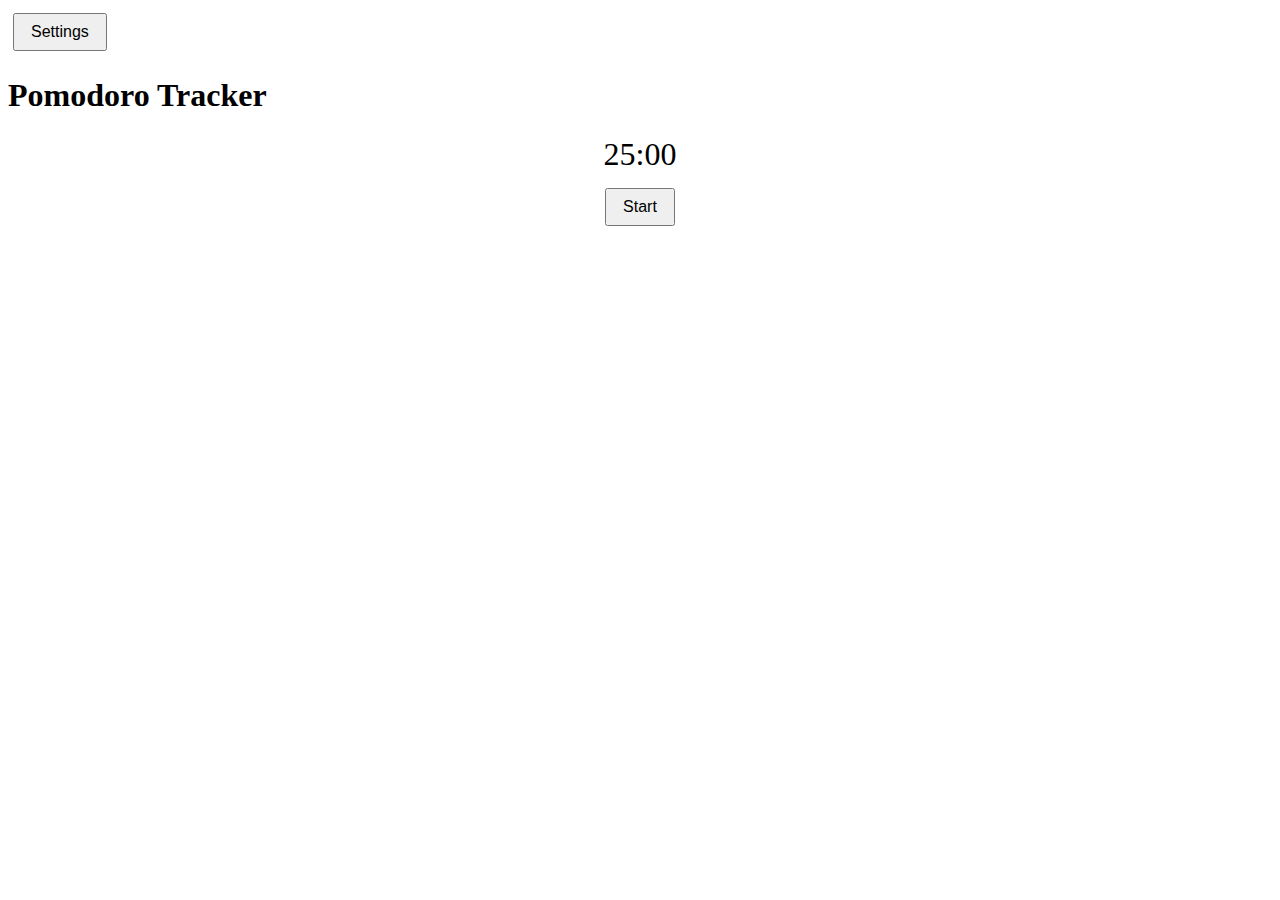
<file: index.html>
<html>
  <head>
    <link rel="stylesheet" href="css/index.css" />
  </head>
  <body>
    <button id="settings">Settings</button>
    <h1>Pomodoro Tracker</h1>
    <div id="body"></div>
    <script src="scripts/index.js"></script>
  </body>
</html>
</file>
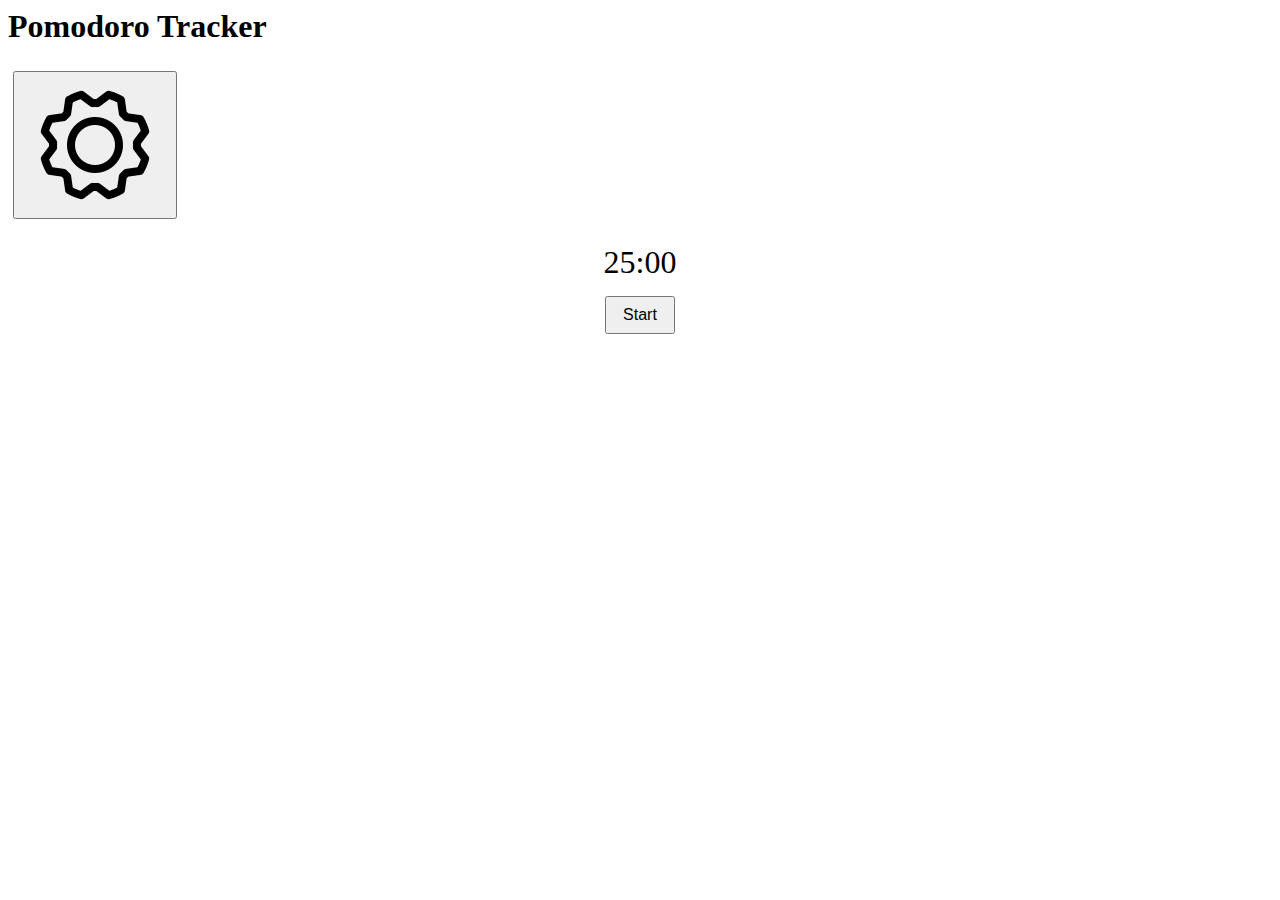
<file: static/index.html>
<html>
  <head>
    <link rel="stylesheet" href="../css/index.css" />
  </head>
  <body>
    <div class="header">
      <h1>Pomodoro Tracker</h1>
      <button id="settings"><img src="../assets/gear.png" /></button>
    </div>
    <div id="body"></div>
    <script src="../scripts/index.js"></script>
  </body>
</html>
</file>
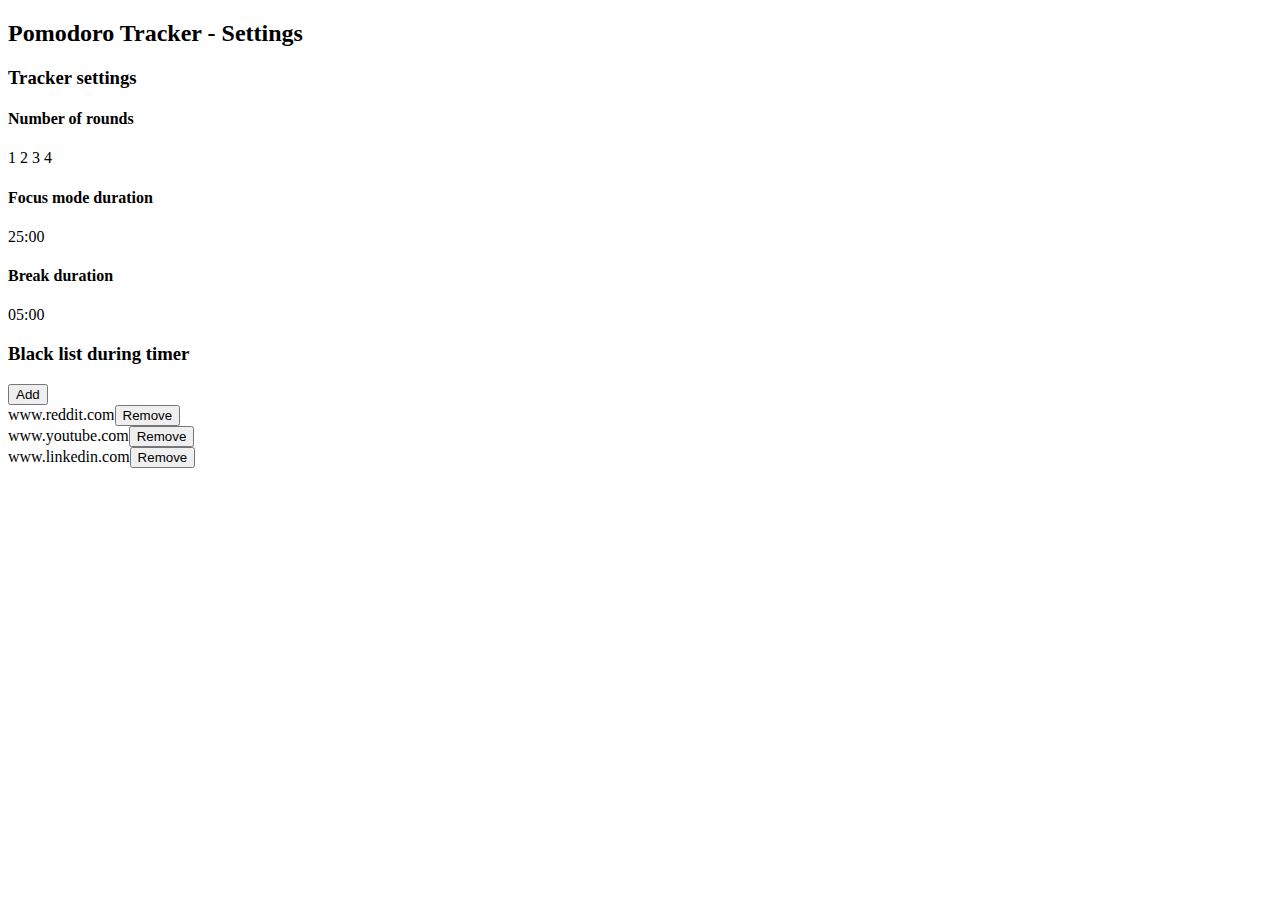
<file: options.html>
<!DOCTYPE html>
<html lang="en">
  <head>
    <title>Pomodoro Tracker - Settings</title>
    <!--link rel="stylesheet" type="text/css" href="options.css" /-->
  </head>
  <body>
    <h2>Pomodoro Tracker - Settings</h2>
    <div>
      <h3>Tracker settings</h3>
      <div>
        <h4>Number of rounds</h4>
        1 2 3 4
        <h4>Focus mode duration</h4>
        25:00
        <h4>Break duration</h4>
        05:00
      </div>
    </div>
    <div>
      <h3>Black list during timer</h3>
      <div>
        <button>Add</button>
        <div>www.reddit.com<button>Remove</button></div>
        <div>www.youtube.com<button>Remove</button></div>
        <div>www.linkedin.com<button>Remove</button></div>
      </div>
    </div>
  </body>
</html>
</file>
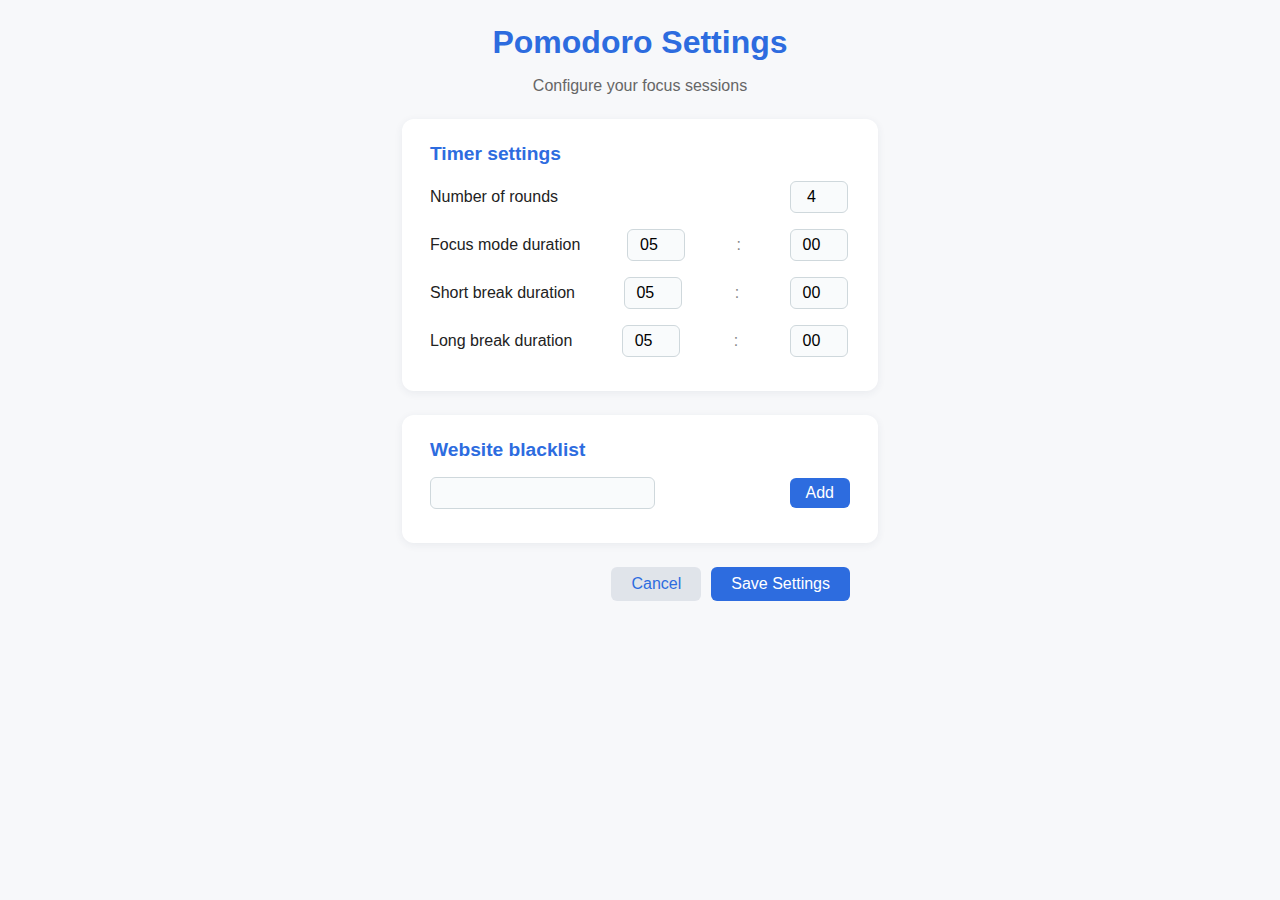
<file: static/options.html>
<!DOCTYPE html>
<html lang="en">
  <head>
    <title>Pomodoro Tracker - Settings</title>
    <link rel="stylesheet" type="text/css" href="../css/options.css" />
  </head>
  <body>
    <h1>Pomodoro Settings</h1>
    <p>Configure your focus sessions</p>
    <div class="settings-section">
      <h3>Timer settings</h3>
      <div class="settings-row">
        <label for="numberRounds">Number of rounds</label>
        <input
          type="number"
          id="numberRounds"
          name="numberRounds"
          min="1"
          max="10"
          value="4"
        />
      </div>
      <div class="settings-row">
        <label for="focusDurationMin">Focus mode duration</label>
        <input
          type="number"
          class="time-input"
          id="focusDurationMin"
          value="05"
          min="0"
          max="59"
        />
        <span class="time-separator">:</span>
        <input
          type="number"
          class="time-input"
          id="focusDurationSec"
          value="00"
          min="0"
          max="59"
        />
      </div>
      <div class="settings-row">
        <label for="shortBreakDurationMin">Short break duration</label>
        <input
          type="number"
          class="time-input"
          id="shortBreakDurationMin"
          value="05"
          min="0"
          max="59"
        />
        <span class="time-separator">:</span>
        <input
          type="number"
          class="time-input"
          id="shortBreakDurationSec"
          value="00"
          min="0"
          max="59"
        />
      </div>
      <div class="settings-row">
        <label for="longBreakDurationMin">Long break duration</label>
        <input
          type="number"
          class="time-input"
          id="longBreakDurationMin"
          value="05"
          min="0"
          max="59"
        />
        <span class="time-separator">:</span>
        <input
          type="number"
          class="time-input"
          id="longBreakDurationSec"
          value="00"
          min="0"
          max="59"
        />
      </div>
    </div>
    <div class="settings-section">
      <h3>Website blacklist</h3>
      <div class="settings-row">
        <input type="text" id="newBlacklistEntry" name="newBlacklistEntry" />
        <button id="addNewBlacklistEntry">Add</button>
      </div>
      <div id="blacklistUrlList"></div>
    </div>
    <div class="settings-actions">
      <button id="closeSettings">Cancel</button>
      <button id="saveSettings">Save Settings</button>
    </div>
    <script src="../scripts/options.js"></script>
  </body>
</html>
</file>
<file: css/index.css>
#body {
  text-align: center;
  margin-top: 20px;
}
.timer {
  font-size: 2em;
  margin-bottom: 10px;
}
button {
  margin: 5px;
  padding: 8px 16px;
  font-size: 1em;
}
</file>
<file: css/options.css>
body {
  font-family: "Segoe UI", Arial, sans-serif;
  background: #f7f8fa;
  color: #222;
  margin: 0;
  padding: 0;
}

h1 {
  text-align: center;
  font-size: 2em;
  margin-top: 24px;
  margin-bottom: 8px;
  color: #2d6cdf;
}

p {
  text-align: center;
  color: #666;
  margin-bottom: 24px;
}

.settings-section {
  background: #fff;
  border-radius: 12px;
  box-shadow: 0 2px 8px rgba(44, 62, 80, 0.07);
  max-width: 420px;
  margin: 0 auto 24px auto;
  padding: 24px 28px 18px 28px;
}

.settings-section h3 {
  margin-top: 0;
  color: #2d6cdf;
  font-size: 1.2em;
  margin-bottom: 16px;
}

.settings-row {
  display: flex;
  align-items: center;
  justify-content: space-between;
  margin-bottom: 16px;
}

.settings-row label {
  min-width: 140px;
  font-weight: 500;
}

.settings-row input[type="number"] {
  width: 48px;
  padding: 6px 4px;
  border: 1px solid #cfd8dc;
  border-radius: 6px;
  font-size: 1em;
  text-align: center;
  background: #f9fbfc;
  margin-right: 2px;
}

.time-separator {
  margin: 0 2px;
  color: #888;
}

#blacklistUrlList {
  margin-top: 10px;
}
#blacklistUrlList div {
  display: flex;
  align-items: center;
  justify-content: space-between;
  background: #f1f3f6;
  border-radius: 6px;
  padding: 6px 10px;
  margin-bottom: 6px;
  font-size: 0.98em;
}
#blacklistUrlList button {
  background: #e74c3c;
  color: #fff;
  border: none;
  border-radius: 4px;
  padding: 3px 10px;
  font-size: 0.95em;
  cursor: pointer;
  transition: background 0.2s;
}
#blacklistUrlList button:hover {
  background: #c0392b;
}

input[type="text"]#newBlacklistEntry {
  padding: 6px 8px;
  border: 1px solid #cfd8dc;
  border-radius: 6px;
  font-size: 1em;
  background: #f9fbfc;
  margin-right: 6px;
}

button#addNewBlacklistEntry {
  background: #2d6cdf;
  color: #fff;
  border: none;
  border-radius: 6px;
  padding: 6px 16px;
  font-size: 1em;
  cursor: pointer;
  transition: background 0.2s;
}
button#addNewBlacklistEntry:hover {
  background: #1b4e9b;
}

.settings-actions {
  display: flex;
  justify-content: flex-end;
  gap: 10px;
  max-width: 420px;
  margin: 24px auto 0 auto;
}
button#closeSettings,
button#saveSettings {
  background: #e0e4ea;
  color: #2d6cdf;
  border: none;
  border-radius: 6px;
  padding: 8px 20px;
  font-size: 1em;
  cursor: pointer;
  transition: background 0.2s, color 0.2s;
}
button#saveSettings {
  background: #2d6cdf;
  color: #fff;
}
button#closeSettings:hover {
  background: #cfd8dc;
}
button#saveSettings:hover {
  background: #1b4e9b;
}
</file>
